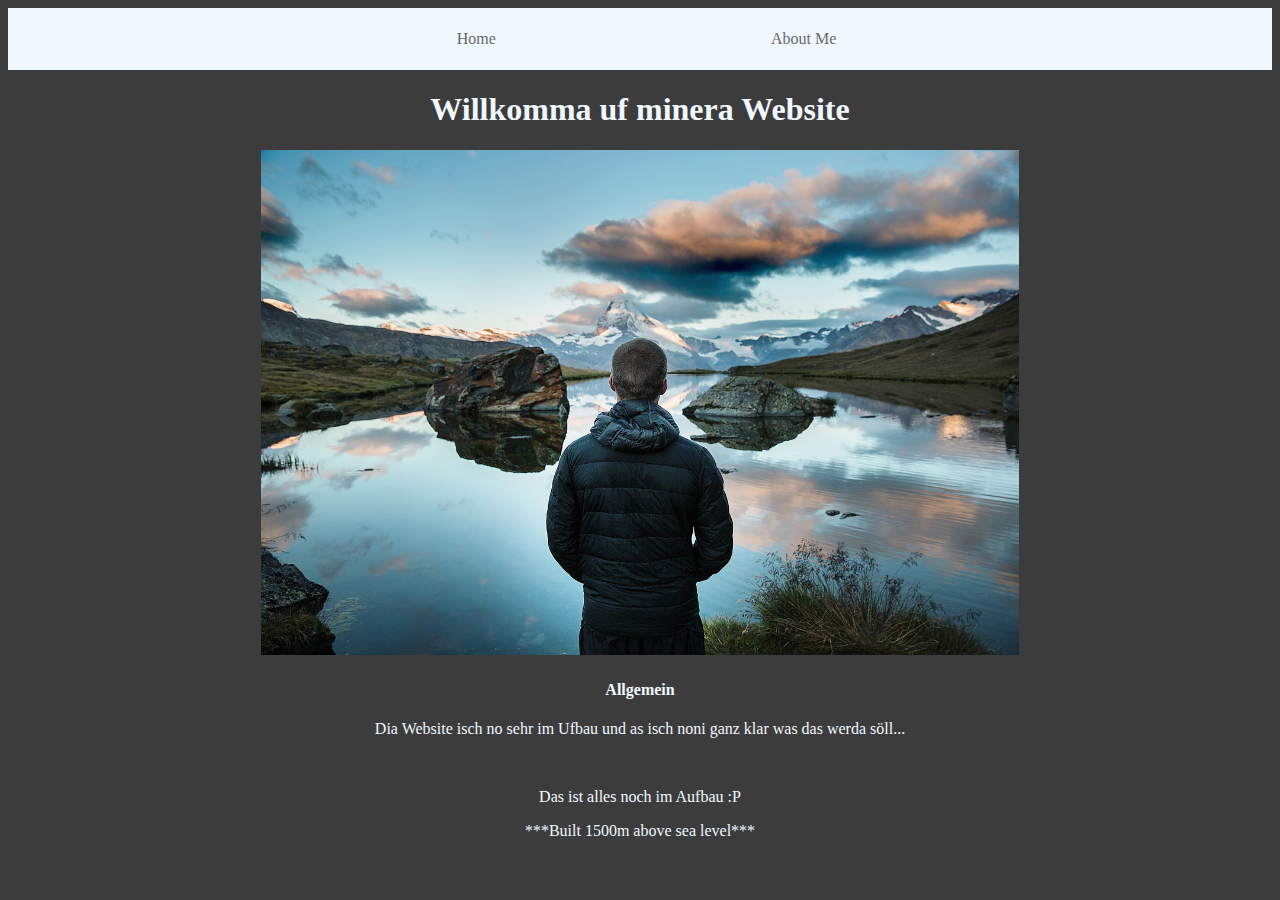
<file: index.html>
<!doctype html>
<html lang="de">
<head>
  <link rel="Stylesheet" type="text/css" href="DesignFR.css"/>
  <style>
    .wrapper {
      display: grid;
      grid-template-columns: 55% 25%;
    }
    .nav-element {
      display: inline-block;
      margin: 10px;
      line-height: 10px;
    }
  </style>
  <title>Fadri Rischatsch</title>
</head>
<body>
  <center>
    <nav>
      <div class="nav-wrapper">
        <ul id="nav-mobile" class="right hide-on-med-and-down">
          <li class="nav-element"><a class="" href="#">Home</a></li>
          <li class="nav-element"><a class="" href="#">About Me</a></li>
          <!-- <li class="nav-element"><a class="" href="#">Projects</a></li>
          <li class="nav-element"><a class="" href="#">Contact</a></li>
          <li class="nav-element"><a class="" href="#">Impressum</a></li> -->
        </ul>
      </div>
    </nav>
    <h1>Willkomma uf minera Website</h1>
    <img src="Dude_am_See.jpg" width="60%"/>
    <h4>Allgemein</h4>
    <p>Dia Website isch no sehr im Ufbau und as isch noni ganz klar was das werda söll...</p>
    <br>
  </center>
  <footer>
    <center>
      <p>Das ist alles noch im Aufbau :P </p>
      <p>***Built 1500m above sea level***</p>
    </center>
  </footer>
</body>
</html>
</file>
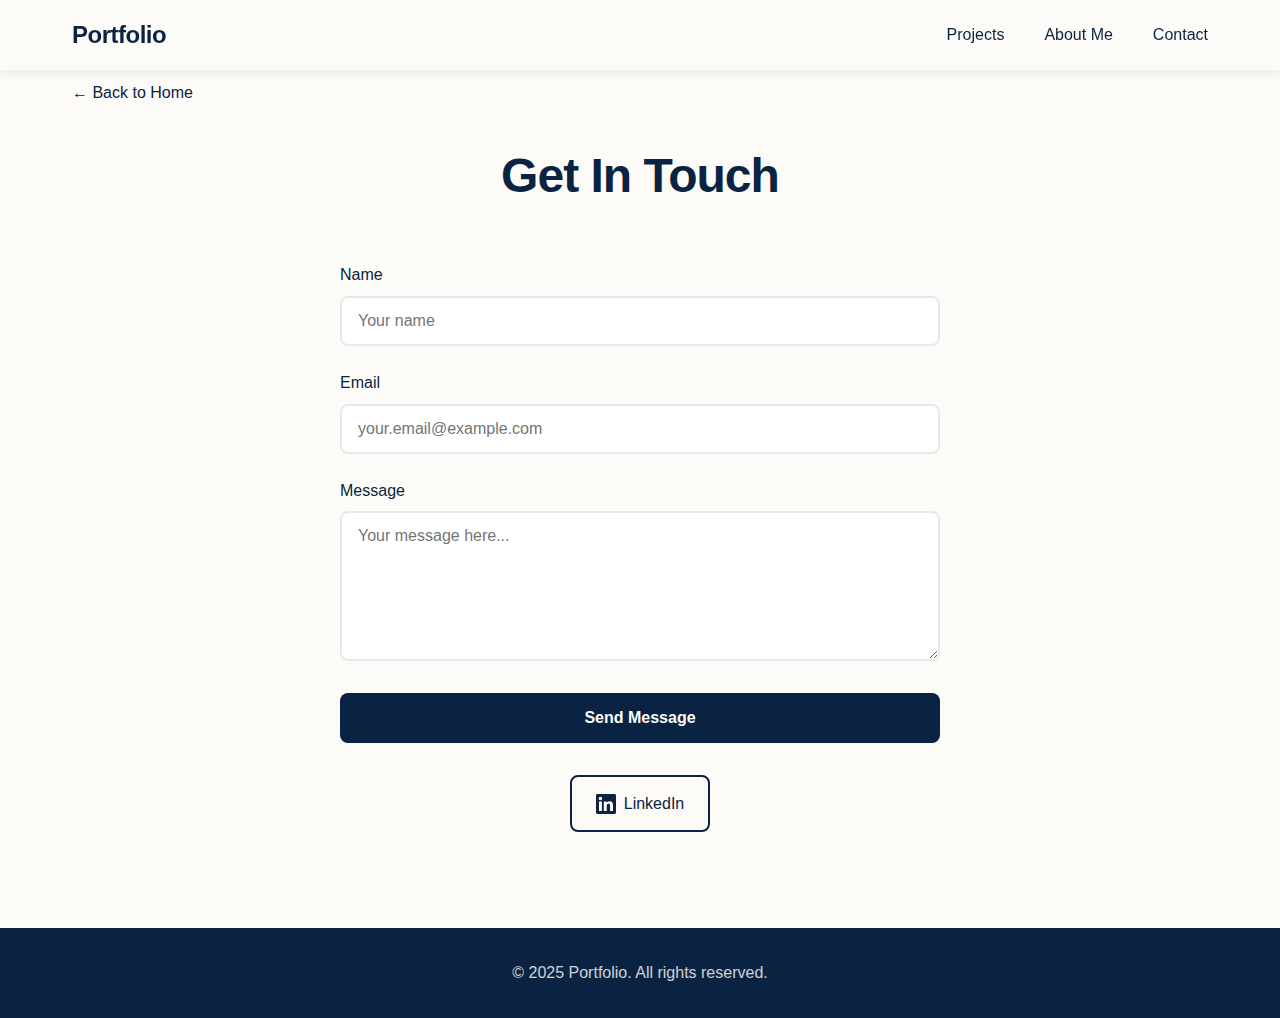
<file: contact.html>
<!DOCTYPE html>
<html lang="en">
<head>
    <meta charset="UTF-8">
    <meta name="viewport" content="width=device-width, initial-scale=1.0">
    <title>Contact - Portfolio</title>
    <link rel="stylesheet" href="style.css">
    <link rel="icon" type="image/x-icon" href="favicon.ico">
</head>
<body>
    <!-- Fixed Navigation Bar -->
    <nav class="navbar">
        <div class="nav-container">
            <a href="index.html" class="logo">Portfolio</a>
            <ul class="nav-menu">
                <li><a href="index.html#projects" class="nav-link">Projects</a></li>
                <li><a href="index.html#about" class="nav-link">About Me</a></li>
                <li><a href="contact.html" class="nav-link">Contact</a></li>
            </ul>
        </div>
    </nav>

    <!-- Contact Page -->
    <section class="section contact-page">
        <div class="container">
            <a href="index.html" class="back-link">← Back to Home</a>
            <h2 class="section-title">Get In Touch</h2>
            
            <form class="contact-form" id="contactForm">
                <div class="form-group">
                    <label for="name">Name</label>
                    <input type="text" id="name" name="name" required placeholder="Your name">
                </div>
                
                <div class="form-group">
                    <label for="email">Email</label>
                    <input type="email" id="email" name="email" required placeholder="your.email@example.com">
                </div>
                
                <div class="form-group">
                    <label for="message">Message</label>
                    <textarea id="message" name="message" rows="6" required placeholder="Your message here..."></textarea>
                </div>
                
                <button type="submit" class="submit-btn">Send Message</button>
            </form>

            <div class="social-links">
                <a href="https://www.linkedin.com/in/fadri" target="_blank" class="social-button">
                    <svg class="linkedin-icon" fill="currentColor" viewBox="0 0 24 24">
                        <path d="M20.447 20.452h-3.554v-5.569c0-1.328-.027-3.037-1.852-3.037-1.853 0-2.136 1.445-2.136 2.939v5.667H9.351V9h3.414v1.561h.046c.477-.9 1.637-1.85 3.37-1.85 3.601 0 4.267 2.37 4.267 5.455v6.286zM5.337 7.433c-1.144 0-2.063-.926-2.063-2.065 0-1.138.92-2.063 2.063-2.063 1.14 0 2.064.925 2.064 2.063 0 1.139-.925 2.065-2.064 2.065zm1.782 13.019H3.555V9h3.564v11.452zM22.225 0H1.771C.792 0 0 .774 0 1.729v20.542C0 23.227.792 24 1.771 24h20.451C23.2 24 24 23.227 24 22.271V1.729C24 .774 23.2 0 22.222 0h.003z"/>
                    </svg>
                    LinkedIn
                </a>
            </div>
        </div>
    </section>

    <!-- Footer -->
    <footer class="footer">
        <div class="container">
            <p>&copy; 2025 Portfolio. All rights reserved.</p>
        </div>
    </footer>

    <script src="script.js"></script>
</body>
</html>
</file>
<file: DesignFR.css>
/*
 * Globals
 */


/* Custom default button */
.btn-secondary,
.btn-secondary:hover,
.btn-secondary:focus {
    color: #333;
    text-shadow: none; /* Prevent inheritance from `body` */
}

h1 {
    color: aliceblue;
}
h4 {
}

h4 {text-underline: aliceblue;
}

p { }

body {
    background-color: #3D3C3C;
    color: aliceblue;
    font-family: Verdana;

}

nav{
    color: #3D3C3C;
    background-color: aliceblue;
    text-underline-color: aliceblue;
}



#nav-mobile {list-style-type: none;
    display: inline-block;
    width: 80%;
    padding: 0;
}

.nav-element {display: inline-block;
    width: 30%;

}
.nav-element > a{text-decoration: none;
    color: dimgray;
}

.nav-element > a:hover {border: dimgray;
    border-style: solid;
    border-width: 1px;
    background-color: dimgray;
    color: aliceblue;

}
h5 { font-size: larger}

.Gedicht { font-size: large;
            line-height: 160% ;}
</file>
<file: style.css>
/* ===========================
   CSS Reset & Base Styles
   =========================== */

* {
    margin: 0;
    padding: 0;
    box-sizing: border-box;
}

html {
    scroll-behavior: smooth;
}

body {
    font-family: -apple-system, BlinkMacSystemFont, 'Segoe UI', Roboto, 'Helvetica Neue', Arial, sans-serif;
    background-color: #FDFBF7;
    color: #0A2342;
    line-height: 1.6;
    overflow-x: hidden;
}

/* ===========================
   Navigation Bar
   =========================== */

.navbar {
    position: fixed;
    top: 0;
    width: 100%;
    background-color: rgba(253, 251, 247, 0.95);
    backdrop-filter: blur(10px);
    box-shadow: 0 2px 10px rgba(10, 35, 66, 0.1);
    z-index: 1000;
    padding: 1rem 0;
}

.nav-container {
    max-width: 1200px;
    margin: 0 auto;
    padding: 0 2rem;
    display: flex;
    justify-content: space-between;
    align-items: center;
}

.logo {
    font-size: 1.5rem;
    font-weight: 700;
    color: #0A2342;
    text-decoration: none;
    letter-spacing: -0.5px;
}

.nav-menu {
    display: flex;
    list-style: none;
    gap: 2.5rem;
}

.nav-link {
    color: #0A2342;
    text-decoration: none;
    font-weight: 500;
    transition: opacity 0.3s ease;
    position: relative;
}

.nav-link:hover {
    opacity: 0.7;
}

.nav-link::after {
    content: '';
    position: absolute;
    bottom: -5px;
    left: 0;
    width: 0;
    height: 2px;
    background-color: #0A2342;
    transition: width 0.3s ease;
}

.nav-link:hover::after {
    width: 100%;
}

/* ===========================
   Section Styles
   =========================== */

.section {
    min-height: 100vh;
    padding: 6rem 0;
    display: flex;
    align-items: center;
}

.container {
    max-width: 1200px;
    margin: 0 auto;
    padding: 0 2rem;
    width: 100%;
}

.section-title {
    font-size: 3rem;
    margin-bottom: 3rem;
    text-align: center;
    font-weight: 700;
    letter-spacing: -1px;
}

/* ===========================
   Projects Section - Masonry Layout
   =========================== */

.projects-grid {
    display: grid;
    grid-template-columns: repeat(auto-fit, minmax(300px, 1fr));
    gap: 2rem;
    align-items: start;
}

/* Create organic, offset layout using nth-child */
.project-tile:nth-child(2),
.project-tile:nth-child(5) {
    margin-top: 2rem;
}

.project-tile:nth-child(3),
.project-tile:nth-child(6) {
    margin-top: -1rem;
}

.project-tile {
    background-color: #fff;
    padding: 0;
    border-radius: 12px;
    box-shadow: 0 4px 6px rgba(10, 35, 66, 0.08);
    transition: all 0.3s ease;
    opacity: 0;
    transform: translateX(0);
    overflow: hidden;
    text-decoration: none;
    color: inherit;
    display: block;
}

/* Animation states - will be triggered by JavaScript */
.project-tile[data-animation="left"] {
    transform: translateX(-50px);
}

.project-tile[data-animation="right"] {
    transform: translateX(50px);
}

.project-tile.animate-in {
    opacity: 1;
    transform: translateX(0);
}

/* Hover effect - soft lift and glow */
.project-tile:hover {
    transform: translateY(-8px) scale(1.03);
    box-shadow: 0 12px 24px rgba(10, 35, 66, 0.15);
}

.project-image {
    width: 100%;
    height: 200px;
    overflow: hidden;
}

.project-image img {
    width: 100%;
    height: 100%;
    object-fit: cover;
    transition: transform 0.3s ease;
}

.project-tile:hover .project-image img {
    transform: scale(1.1);
}

.project-title {
    font-size: 1.5rem;
    margin: 1.5rem 2rem 1rem 2rem;
    font-weight: 600;
    color: #0A2342;
}

.project-description {
    color: #0A2342;
    opacity: 0.8;
    line-height: 1.7;
    margin: 0 2rem 2rem 2rem;
}

/* ===========================
   About Me Section
   =========================== */

.about-content {
    display: grid;
    grid-template-columns: 1fr 1fr;
    gap: 4rem;
    align-items: center;
}

.about-text p {
    margin-bottom: 1.5rem;
    font-size: 1.1rem;
    line-height: 1.8;
    opacity: 0.9;
}

.cta-button {
    display: inline-block;
    background-color: #0A2342;
    color: #FDFBF7;
    padding: 1rem 2.5rem;
    border-radius: 8px;
    text-decoration: none;
    font-weight: 600;
    margin-top: 1rem;
    transition: all 0.3s ease;
}

.about-text {
    display: flex;
    flex-direction: column;
    align-items: center;
    text-align: center;
}

.cta-button:hover {
    background-color: #0d2d52;
    transform: translateY(-2px);
    box-shadow: 0 8px 16px rgba(10, 35, 66, 0.2);
}

.about-image {
    display: flex;
    justify-content: center;
    align-items: center;
}

.about-image img {
    width: 100%;
    max-width: 400px;
    height: auto;
    border-radius: 12px;
    box-shadow: 0 8px 24px rgba(10, 35, 66, 0.15);
    object-fit: cover;
}

/* ===========================
   Contact Section
   =========================== */

.contact-form {
    max-width: 600px;
    margin: 0 auto;
}

.form-group {
    margin-bottom: 1.5rem;
}

.form-group label {
    display: block;
    margin-bottom: 0.5rem;
    font-weight: 500;
    color: #0A2342;
}

.form-group input,
.form-group textarea {
    width: 100%;
    padding: 0.875rem 1rem;
    border: 2px solid rgba(10, 35, 66, 0.1);
    border-radius: 8px;
    font-family: inherit;
    font-size: 1rem;
    color: #0A2342;
    background-color: #fff;
    transition: border-color 0.3s ease, box-shadow 0.3s ease;
}

.form-group input:focus,
.form-group textarea:focus {
    outline: none;
    border-color: #0A2342;
    box-shadow: 0 0 0 3px rgba(10, 35, 66, 0.1);
}

.form-group textarea {
    resize: vertical;
    min-height: 150px;
}

.submit-btn {
    background-color: #0A2342;
    color: #FDFBF7;
    padding: 1rem 3rem;
    border: none;
    border-radius: 8px;
    font-size: 1rem;
    font-weight: 600;
    cursor: pointer;
    transition: all 0.3s ease;
    width: 100%;
}

.submit-btn:hover {
    background-color: #0d2d52;
    transform: translateY(-2px);
    box-shadow: 0 8px 16px rgba(10, 35, 66, 0.2);
}

.submit-btn:active {
    transform: translateY(0);
}

/* ===========================
   Footer
   =========================== */

.footer {
    background-color: #0A2342;
    color: #FDFBF7;
    padding: 2rem 0;
    text-align: center;
}

.footer p {
    opacity: 0.8;
}

/* ===========================
   Project Detail Page
   =========================== */

.project-detail {
    padding-top: 5rem;
    min-height: 100vh;
}

.project-hero {
    width: 100%;
    height: 400px;
    overflow: hidden;
    border-radius: 12px;
    margin-bottom: 3rem;
}

.project-hero img {
    width: 100%;
    height: 100%;
    object-fit: cover;
}

.project-content h1 {
    font-size: 3rem;
    margin-bottom: 1.5rem;
    color: #0A2342;
}

.project-meta {
    display: flex;
    gap: 2rem;
    margin-bottom: 2rem;
    flex-wrap: wrap;
}

.meta-item {
    display: flex;
    flex-direction: column;
}

.meta-label {
    font-size: 0.9rem;
    opacity: 0.6;
    margin-bottom: 0.25rem;
}

.meta-value {
    font-weight: 600;
    color: #0A2342;
}

.project-content h2 {
    font-size: 2rem;
    margin-top: 3rem;
    margin-bottom: 1rem;
    color: #0A2342;
}

.project-content p {
    font-size: 1.1rem;
    line-height: 1.8;
    margin-bottom: 1.5rem;
    opacity: 0.9;
}

.project-content ul {
    margin-left: 2rem;
    margin-bottom: 1.5rem;
}

.project-content li {
    margin-bottom: 0.5rem;
    line-height: 1.8;
}

.back-link {
    display: inline-flex;
    align-items: center;
    gap: 0.5rem;
    color: #0A2342;
    text-decoration: none;
    font-weight: 500;
    margin-bottom: 2rem;
    transition: opacity 0.3s ease;
}

.back-link:hover {
    opacity: 0.7;
}

/* ===========================
   Contact Page
   =========================== */

.contact-page {
    padding-top: 5rem;
    min-height: 100vh;
}

.social-links {
    display: flex;
    gap: 1rem;
    margin-top: 2rem;
    justify-content: center;
}

.social-button {
    display: inline-flex;
    align-items: center;
    gap: 0.5rem;
    padding: 0.875rem 1.5rem;
    border: 2px solid #0A2342;
    border-radius: 8px;
    color: #0A2342;
    text-decoration: none;
    font-weight: 500;
    transition: all 0.3s ease;
}

.social-button:hover {
    background-color: #0A2342;
    color: #FDFBF7;
    transform: translateY(-2px);
    box-shadow: 0 4px 12px rgba(10, 35, 66, 0.2);
}

.linkedin-icon {
    width: 20px;
    height: 20px;
}

/* ===========================
   Photo Gallery
   =========================== */

.photo-gallery-section {
    padding-top: 5rem;
    min-height: 100vh;
}

.page-title {
    font-size: 3rem;
    margin-bottom: 1rem;
    text-align: center;
    font-weight: 700;
    letter-spacing: -1px;
    color: #0A2342;
}

.page-subtitle {
    text-align: center;
    font-size: 1.2rem;
    margin-bottom: 3rem;
    opacity: 0.8;
    color: #0A2342;
}

.photo-gallery {
    display: grid;
    grid-template-columns: repeat(auto-fill, minmax(300px, 1fr));
    gap: 1.5rem;
    margin-top: 2rem;
}

.photo-item {
    position: relative;
    overflow: hidden;
    border-radius: 12px;
    cursor: pointer;
    aspect-ratio: 4/3;
    background-color: #f0f0f0;
}

.photo-item img {
    width: 100%;
    height: 100%;
    object-fit: cover;
    transition: transform 0.3s ease;
}

.photo-item:hover img {
    transform: scale(1.05);
}

/* Lightbox Styles */
.lightbox {
    display: none;
    position: fixed;
    z-index: 2000;
    padding-top: 60px;
    left: 0;
    top: 0;
    width: 100%;
    height: 100%;
    overflow: auto;
    background-color: rgba(10, 35, 66, 0.95);
}

.lightbox-content {
    margin: auto;
    display: block;
    max-width: 90%;
    max-height: 80vh;
    object-fit: contain;
}

.lightbox-close {
    position: absolute;
    top: 20px;
    right: 40px;
    color: #FDFBF7;
    font-size: 40px;
    font-weight: bold;
    cursor: pointer;
    transition: 0.3s;
}

.lightbox-close:hover,
.lightbox-close:focus {
    color: #bbb;
}

.lightbox-prev,
.lightbox-next {
    cursor: pointer;
    position: absolute;
    top: 50%;
    width: auto;
    padding: 16px;
    margin-top: -50px;
    color: #FDFBF7;
    font-weight: bold;
    font-size: 30px;
    transition: 0.3s;
    user-select: none;
}

.lightbox-prev {
    left: 20px;
}

.lightbox-next {
    right: 20px;
}

.lightbox-prev:hover,
.lightbox-next:hover {
    background-color: rgba(255, 255, 255, 0.1);
}

.lightbox-caption {
    margin: auto;
    display: block;
    width: 80%;
    max-width: 700px;
    text-align: center;
    color: #FDFBF7;
    padding: 10px 0;
    height: 40px;
}

/* ===========================
   Responsive Design
   =========================== */

/* Tablet */
@media (max-width: 768px) {
    .section-title {
        font-size: 2.5rem;
    }

    .nav-menu {
        gap: 1.5rem;
    }

    .about-content {
        grid-template-columns: 1fr;
        gap: 2rem;
    }

    .about-image {
        order: -1;
    }

    .projects-grid {
        grid-template-columns: 1fr;
    }

    .project-tile:nth-child(2),
    .project-tile:nth-child(3),
    .project-tile:nth-child(5),
    .project-tile:nth-child(6) {
        margin-top: 0;
    }

    .project-content h1 {
        font-size: 2.5rem;
    }

    .project-meta {
        gap: 1rem;
    }
}

/* Mobile */
@media (max-width: 480px) {
    .section-title {
        font-size: 2rem;
    }

    .nav-container {
        flex-direction: column;
        gap: 1rem;
    }

    .nav-menu {
        flex-wrap: wrap;
        justify-content: center;
        gap: 1rem;
    }

    .logo {
        font-size: 1.25rem;
    }

    .section {
        padding: 4rem 0;
    }

    .container {
        padding: 0 1.5rem;
    }

    .project-title {
        font-size: 1.25rem;
    }

    .about-text p {
        font-size: 1rem;
    }

    .submit-btn {
        padding: 0.875rem 2rem;
    }

    .project-content h1 {
        font-size: 2rem;
    }

    .project-content h2 {
        font-size: 1.5rem;
    }

    .project-hero {
        height: 250px;
    }

    .social-links {
        flex-direction: column;
    }
}
</file>
